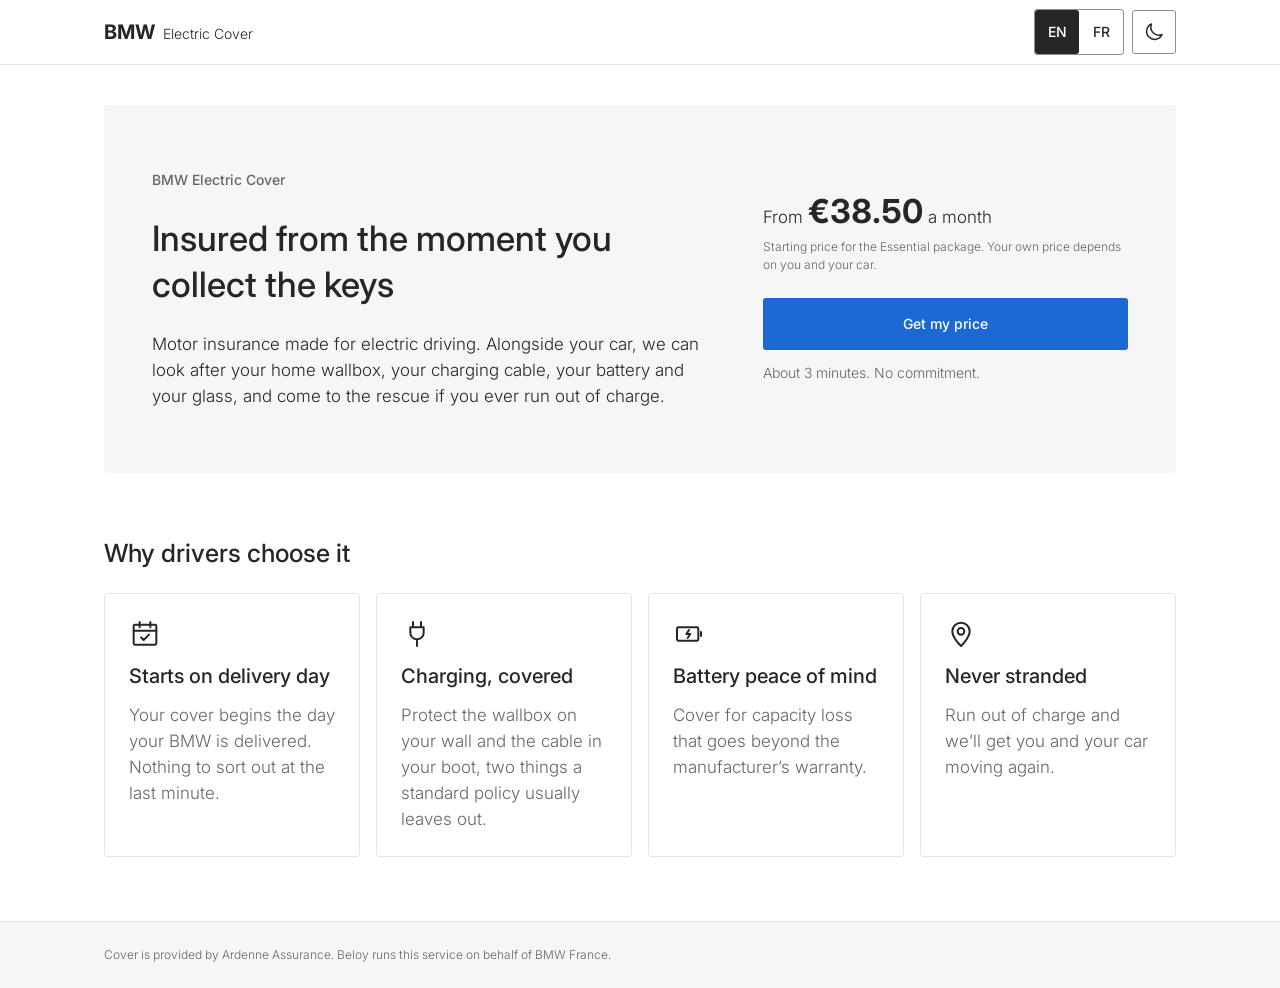
<file: index.html>
<!doctype html>
<html lang="en">
<head>
  <meta charset="utf-8">
  <meta name="viewport" content="width=device-width, initial-scale=1">
  <meta name="color-scheme" content="light dark">
  <!-- The <title> is set by js/router.js from the copy file, so it stays empty here. -->
  <title></title>

  <!-- Inter: free substitute for BMW Type Next (see notes/brand.md, "Typography"). -->
  <link rel="preconnect" href="https://fonts.googleapis.com">
  <link rel="preconnect" href="https://fonts.gstatic.com" crossorigin>
  <link rel="stylesheet" href="https://fonts.googleapis.com/css2?family=Inter:wght@300;400;500;700&display=swap">

  <link rel="stylesheet" href="css/tokens.css">
  <link rel="stylesheet" href="css/base.css">
  <link rel="stylesheet" href="css/components.css">

  <script type="module" src="js/main.js"></script>
</head>
<body>
  <!-- Every visible string is filled from i18n/<lang>.json through data-i18n. -->
  <a class="skip-link" href="#app" data-i18n="flow.common.skipLink"></a>

  <header class="site-header">
    <div class="container site-header__inner">
      <!-- Wordmark stand-in: text only, no roundel (brief, "The brand"). -->
      <a class="wordmark" href="#/">
        <span class="wordmark__brand" data-i18n="flow.common.brandName"></span>
        <span class="wordmark__product" data-i18n="flow.common.productName"></span>
      </a>

      <div class="site-header__controls">
        <div class="lang-switch" role="group" aria-labelledby="lang-switch-label">
          <span id="lang-switch-label" class="visually-hidden" data-i18n="flow.common.languageLabel"></span>
          <!-- Accessible name is "EN English" / "FR Français": it contains the visible text. -->
          <button type="button" class="lang-switch__option" data-lang="en" lang="en" aria-pressed="false">
            <span data-i18n="flow.common.languageEnShort"></span>
            <span class="visually-hidden" data-i18n="flow.common.languageEn"></span>
          </button>
          <button type="button" class="lang-switch__option" data-lang="fr" lang="fr" aria-pressed="false">
            <span data-i18n="flow.common.languageFrShort"></span>
            <span class="visually-hidden" data-i18n="flow.common.languageFr"></span>
          </button>
        </div>

        <!-- Shows the icon of the theme you will switch to; the label says it in words. -->
        <button type="button" class="icon-button theme-toggle" id="theme-toggle">
          <svg class="icon theme-toggle__moon" viewBox="0 0 24 24" aria-hidden="true" focusable="false">
            <path d="M20 14.5A8 8 0 0 1 9.5 4a8 8 0 1 0 10.5 10.5Z" fill="none" stroke="currentColor" stroke-width="1.5" stroke-linejoin="round"/>
          </svg>
          <svg class="icon theme-toggle__sun" viewBox="0 0 24 24" aria-hidden="true" focusable="false">
            <circle cx="12" cy="12" r="4" fill="none" stroke="currentColor" stroke-width="1.5"/>
            <path d="M12 2v2M12 20v2M2 12h2M20 12h2M4.9 4.9l1.4 1.4M17.7 17.7l1.4 1.4M4.9 19.1l1.4-1.4M17.7 6.3l1.4-1.4" stroke="currentColor" stroke-width="1.5" stroke-linecap="round"/>
          </svg>
          <span class="visually-hidden" id="theme-toggle-label"></span>
        </button>
      </div>
    </div>
  </header>

  <!-- Back button and "Step X of 5", filled by js/main.js. Starts hidden so the
       landing does not jump up once JS runs; main.js shows it on the flow steps. -->
  <div class="flow-bar" hidden>
    <div class="container flow-bar__inner">
      <div class="flow-bar__back" id="back-slot"></div>
      <div class="flow-bar__stepper" id="stepper-slot"></div>
    </div>
  </div>

  <!-- js/router.js renders one screen in here. tabindex="-1" lets the skip link focus it.
       Until the copy file and the first screen are loaded, a spinner (no text: the copy
       is not loaded yet) and aria-busy give the wait a defined state (house rule 7). -->
  <main id="app" class="container page" tabindex="-1" aria-busy="true">
    <div class="page-loader" aria-hidden="true"><span class="spinner spinner--large"></span></div>
  </main>

  <footer class="site-footer">
    <div class="container">
      <p class="site-footer__text" data-i18n="flow.common.insurerLine"></p>
    </div>
  </footer>
</body>
</html>
</file>
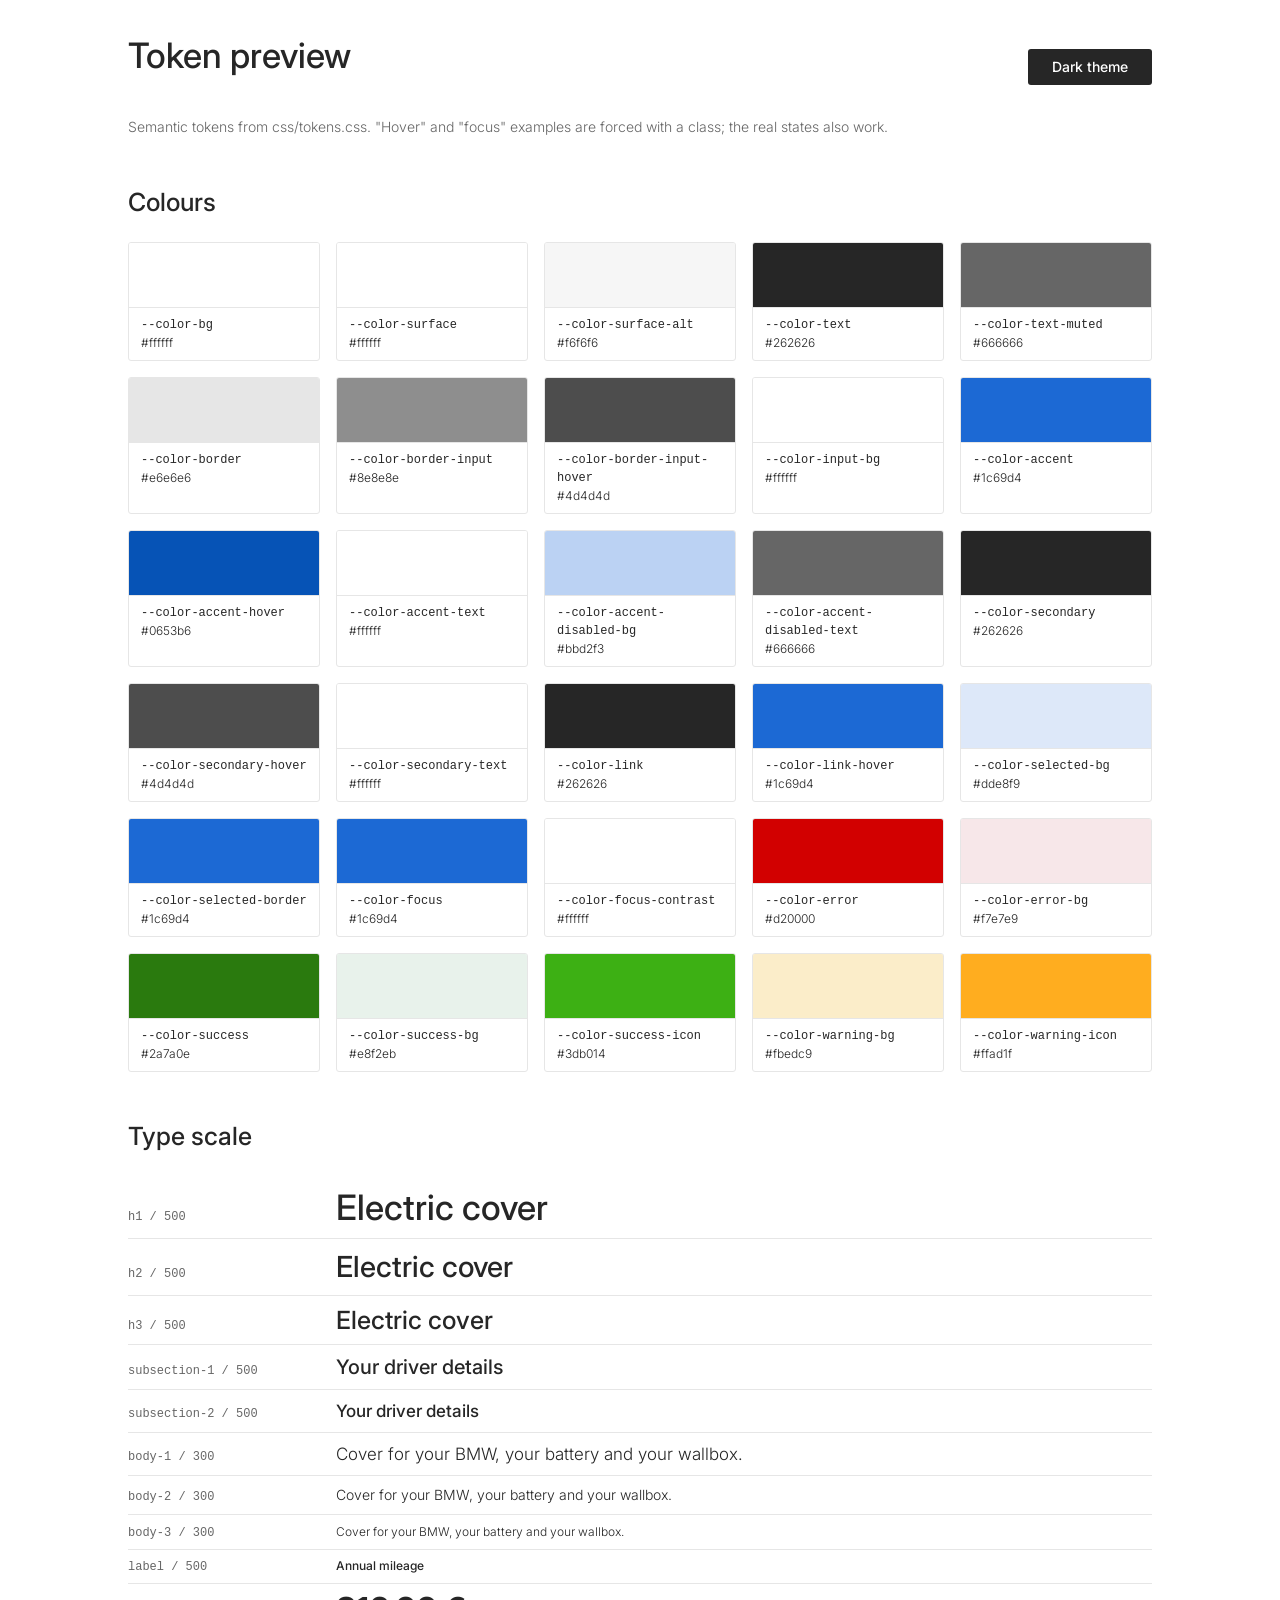
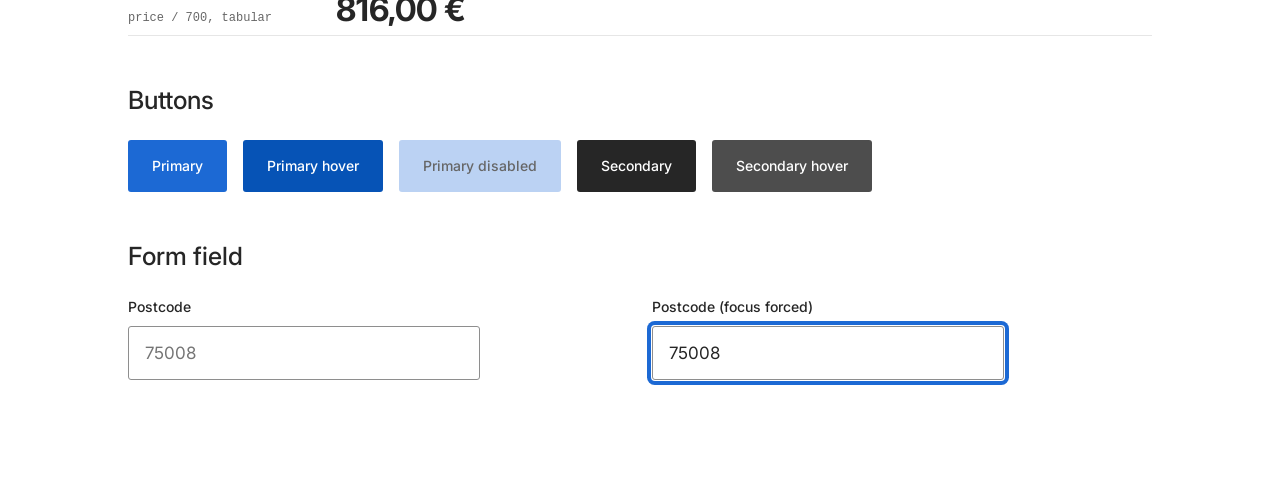
<file: dev/tokens.html>
<!doctype html>
<html lang="en">
<head>
  <meta charset="utf-8">
  <meta name="viewport" content="width=device-width, initial-scale=1">
  <title>Token preview</title>
  <!-- Dev-only page (not shipped): checks css/tokens.css by eye in both themes. -->
  <link rel="preconnect" href="https://fonts.googleapis.com">
  <link rel="preconnect" href="https://fonts.gstatic.com" crossorigin>
  <link rel="stylesheet" href="https://fonts.googleapis.com/css2?family=Inter:wght@300;400;500;700&display=swap">
  <link rel="stylesheet" href="../css/tokens.css">
  <style>
    /* Only var(--…) below: no colour value in this file. */
    body {
      margin: 0;
      padding: var(--space-8) var(--gutter);
      background: var(--color-bg);
      color: var(--color-text);
      font-family: var(--font-family);
      font-weight: var(--font-weight-body);
      font-size: var(--font-size-body-1);
      line-height: var(--line-height-body-1);
    }
    main { max-width: 64rem; margin: 0 auto; }
    section { margin-block: var(--space-12); }
    h1, h2 { font-weight: var(--font-weight-clickable); margin: 0 0 var(--space-6); }
    h1 { font-size: var(--font-size-h1); line-height: var(--line-height-h1); }
    h2 { font-size: var(--font-size-h3); line-height: var(--line-height-h3); }
    .header { display: flex; flex-wrap: wrap; gap: var(--space-4); justify-content: space-between; align-items: center; }
    .muted { color: var(--color-text-muted); font-size: var(--font-size-body-2); line-height: var(--line-height-body-2); }

    /* Colour swatches */
    .swatches { display: grid; grid-template-columns: repeat(auto-fill, minmax(11rem, 1fr)); gap: var(--space-4); padding: 0; list-style: none; }
    .swatch { border: var(--border-width) solid var(--color-border); border-radius: var(--radius); overflow: hidden; background: var(--color-surface); }
    .swatch-chip { height: var(--space-16); border-bottom: var(--border-width) solid var(--color-border); }
    .swatch-label { padding: var(--space-2) var(--space-3); font-size: var(--font-size-body-3); line-height: var(--line-height-body-3); }
    .swatch-label code { display: block; font-weight: var(--font-weight-clickable); }

    /* Type scale */
    .type-row { display: flex; flex-wrap: wrap; align-items: baseline; gap: var(--space-4); padding-block: var(--space-2); border-bottom: var(--border-width) solid var(--color-border); }
    .type-row code { min-width: 12rem; font-size: var(--font-size-label); line-height: var(--line-height-label); color: var(--color-text-muted); }
    .price { font-variant-numeric: tabular-nums; }

    /* Buttons */
    .row { display: flex; flex-wrap: wrap; gap: var(--space-4); align-items: center; }
    .btn {
      min-height: var(--button-height-large);
      padding: 0 var(--button-padding-x);
      border: 0;
      border-radius: var(--radius);
      font: inherit;
      font-size: var(--font-size-body-2);
      font-weight: var(--font-weight-clickable);
      cursor: pointer;
      transition: background-color var(--duration-fast);
    }
    .btn-small { min-height: var(--button-height-small); }
    .btn-primary { background: var(--color-accent); color: var(--color-accent-text); }
    .btn-primary:hover, .btn-primary.is-hover { background: var(--color-accent-hover); }
    .btn-primary:disabled { background: var(--color-accent-disabled-bg); color: var(--color-accent-disabled-text); cursor: not-allowed; }
    .btn-secondary { background: var(--color-secondary); color: var(--color-secondary-text); }
    .btn-secondary:hover, .btn-secondary.is-hover { background: var(--color-secondary-hover); }

    /* Focus: 4px ring + 1px contrast outline (BMW --focus-visible-outside) */
    .btn:focus-visible, .input:focus-visible, .input.is-focus {
      outline: none;
      box-shadow: 0 0 0 var(--focus-contrast-width) var(--color-focus-contrast),
                  0 0 0 calc(var(--focus-contrast-width) + var(--focus-ring-width)) var(--color-focus);
    }

    /* Form field */
    .field { display: grid; gap: var(--space-2); max-width: 22rem; }
    .field label { font-size: var(--font-size-body-2); line-height: var(--line-height-body-2); font-weight: var(--font-weight-clickable); }
    .input {
      min-height: var(--button-height-large);
      padding: 0 var(--space-4);
      border: var(--border-width) solid var(--color-border-input);
      border-radius: var(--radius);
      background: var(--color-input-bg);
      color: var(--color-text);
      font: inherit;
      font-weight: var(--font-weight-input);
    }
    .input:hover { border-color: var(--color-border-input-hover); }
    .fields { display: grid; grid-template-columns: repeat(auto-fit, minmax(16rem, 1fr)); gap: var(--space-6); }
  </style>
</head>
<body>
  <main>
    <div class="header">
      <h1>Token preview</h1>
      <button type="button" class="btn btn-secondary btn-small" id="theme-toggle">Dark theme</button>
    </div>
    <p class="muted">Semantic tokens from css/tokens.css. "Hover" and "focus" examples are forced with a class; the real states also work.</p>

    <section aria-labelledby="colours-title">
      <h2 id="colours-title">Colours</h2>
      <ul class="swatches" id="swatches"></ul>
    </section>

    <section aria-labelledby="type-title">
      <h2 id="type-title">Type scale</h2>
      <div class="type-row"><code>h1 / 500</code><span style="font: var(--font-weight-clickable) var(--font-size-h1)/var(--line-height-h1) var(--font-family)">Electric cover</span></div>
      <div class="type-row"><code>h2 / 500</code><span style="font: var(--font-weight-clickable) var(--font-size-h2)/var(--line-height-h2) var(--font-family)">Electric cover</span></div>
      <div class="type-row"><code>h3 / 500</code><span style="font: var(--font-weight-clickable) var(--font-size-h3)/var(--line-height-h3) var(--font-family)">Electric cover</span></div>
      <div class="type-row"><code>subsection-1 / 500</code><span style="font: var(--font-weight-clickable) var(--font-size-subsection-1)/var(--line-height-subsection-1) var(--font-family)">Your driver details</span></div>
      <div class="type-row"><code>subsection-2 / 500</code><span style="font: var(--font-weight-clickable) var(--font-size-subsection-2)/var(--line-height-subsection-2) var(--font-family)">Your driver details</span></div>
      <div class="type-row"><code>body-1 / 300</code><span style="font: var(--font-weight-body) var(--font-size-body-1)/var(--line-height-body-1) var(--font-family)">Cover for your BMW, your battery and your wallbox.</span></div>
      <div class="type-row"><code>body-2 / 300</code><span style="font: var(--font-weight-body) var(--font-size-body-2)/var(--line-height-body-2) var(--font-family)">Cover for your BMW, your battery and your wallbox.</span></div>
      <div class="type-row"><code>body-3 / 300</code><span style="font: var(--font-weight-body) var(--font-size-body-3)/var(--line-height-body-3) var(--font-family)">Cover for your BMW, your battery and your wallbox.</span></div>
      <div class="type-row"><code>label / 500</code><span style="font: var(--font-weight-clickable) var(--font-size-label)/var(--line-height-label) var(--font-family)">Annual mileage</span></div>
      <div class="type-row"><code>price / 700, tabular</code><span class="price" style="font: var(--font-weight-price) var(--font-size-price)/var(--line-height-price) var(--font-family)">816,00 €</span></div>
    </section>

    <section aria-labelledby="buttons-title">
      <h2 id="buttons-title">Buttons</h2>
      <div class="row">
        <button type="button" class="btn btn-primary">Primary</button>
        <button type="button" class="btn btn-primary is-hover">Primary hover</button>
        <button type="button" class="btn btn-primary" disabled>Primary disabled</button>
        <button type="button" class="btn btn-secondary">Secondary</button>
        <button type="button" class="btn btn-secondary is-hover">Secondary hover</button>
      </div>
    </section>

    <section aria-labelledby="field-title">
      <h2 id="field-title">Form field</h2>
      <div class="fields">
        <div class="field">
          <label for="postcode">Postcode</label>
          <input class="input" id="postcode" type="text" inputmode="numeric" placeholder="75008">
        </div>
        <div class="field">
          <label for="postcode-focus">Postcode (focus forced)</label>
          <input class="input is-focus" id="postcode-focus" type="text" inputmode="numeric" value="75008">
        </div>
      </div>
    </section>
  </main>

  <script>
    // Every semantic colour token, shown as a swatch with its current value.
    const colourTokens = [
      '--color-bg', '--color-surface', '--color-surface-alt',
      '--color-text', '--color-text-muted',
      '--color-border', '--color-border-input', '--color-border-input-hover', '--color-input-bg',
      '--color-accent', '--color-accent-hover', '--color-accent-text',
      '--color-accent-disabled-bg', '--color-accent-disabled-text',
      '--color-secondary', '--color-secondary-hover', '--color-secondary-text',
      '--color-link', '--color-link-hover',
      '--color-selected-bg', '--color-selected-border',
      '--color-focus', '--color-focus-contrast',
      '--color-error', '--color-error-bg',
      '--color-success', '--color-success-bg', '--color-success-icon',
      '--color-warning-bg', '--color-warning-icon'
    ];

    const list = document.getElementById('swatches');
    for (const token of colourTokens) {
      const item = document.createElement('li');
      item.className = 'swatch';
      item.innerHTML = `<div class="swatch-chip" style="background: var(${token})"></div>
        <div class="swatch-label"><code>${token}</code><span class="value"></span></div>`;
      list.append(item);
    }

    // Write the resolved value under each swatch (changes with the theme).
    function showValues() {
      const styles = getComputedStyle(document.documentElement);
      list.querySelectorAll('.swatch').forEach((item, i) => {
        item.querySelector('.value').textContent = styles.getPropertyValue(colourTokens[i]).trim();
      });
    }

    // Theme toggle: starts from the OS preference, then forces data-theme on <html>.
    const toggle = document.getElementById('theme-toggle');
    let isDark = matchMedia('(prefers-color-scheme: dark)').matches;

    function applyTheme() {
      document.documentElement.dataset.theme = isDark ? 'dark' : 'light';
      toggle.textContent = isDark ? 'Light theme' : 'Dark theme';
      showValues();
    }

    toggle.addEventListener('click', () => { isDark = !isDark; applyTheme(); });
    applyTheme();
  </script>
</body>
</html>
</file>
<file: css/tokens.css>
/*
 * Design tokens: the only file allowed to contain colours and sizes.
 * Source: notes/brand.md (values extracted from bmw.fr), AA fixes in notes/decisions.md.
 * Components use the semantic tokens (section 2) only, never the primitives (section 1).
 */

/* 1. Primitives: raw BMW values and scales, never used directly by components. */
:root {
  /* BMW greys (bmw-variables.css) */
  --bmw-white: #ffffff;
  --bmw-black: #000000;
  --bmw-grey-950: #262626; /* --heading, --copy-text */
  --bmw-grey-800: #4d4d4d; /* --nba-hover, --input-border-color-hover */
  --bmw-grey-600: #666666; /* --disclaimer */
  --bmw-grey-500: #8e8e8e; /* --input-border-color */
  --bmw-grey-300: #bbbbbb; /* --nba-disabled, dark --link-hover */
  --bmw-grey-150: #e6e6e6; /* --border */
  --bmw-grey-100: #f2f2f2; /* --neutral-background */
  --bmw-grey-50: #f6f6f6;  /* --surface-background-secondary */

  /* BMW blues */
  --bmw-blue-500: #1c69d4; /* --cta */
  --bmw-blue-600: #0653b6; /* --cta-hover */
  --bmw-blue-200: #bbd2f3; /* --cta-disabled */
  --bmw-blue-100: #dde8f9; /* --information-background */

  /* BMW status colours */
  --bmw-red-600: #d20000;    /* --error */
  --bmw-red-50: #f7e7e9;     /* --error-background */
  --bmw-green-500: #3db014;  /* --success */
  --bmw-green-50: #e8f2eb;   /* --success-background */
  --bmw-orange-400: #ffad1f; /* --warning */
  --bmw-orange-50: #fbedc9;  /* --warning-background */

  /* AA adjustments (brand.md, AA section) */
  --aa-green-700: #2a7a0e; /* success text on light, 5.4:1 on white */
  --aa-blue-300: #6ea0ec;  /* dark focus ring, 5.7:1 on #262626 */
  --aa-red-300: #ff6b6b;   /* dark error, 5.5:1 on #262626 */

  /* Invented dark-theme values (not on bmw.fr, see decisions.md) */
  --dark-grey-975: #1a1a1a;  /* surface-alt */
  --dark-blue-900: #0f2a4d;  /* selected background */
  --dark-red-900: #3a1414;   /* error background */
  --dark-green-900: #14301a; /* success background */
  --dark-orange-900: #3d2e0a; /* warning background */

  /* Spacing scale, multiples of 4px */
  --size-1: 0.25rem;  /* 4px */
  --size-2: 0.5rem;   /* 8px */
  --size-3: 0.75rem;  /* 12px */
  --size-4: 1rem;     /* 16px */
  --size-5: 1.25rem;  /* 20px */
  --size-6: 1.5rem;   /* 24px */
  --size-8: 2rem;     /* 32px */
  --size-10: 2.5rem;  /* 40px */
  --size-11: 2.75rem; /* 44px, minimum touch target */
  --size-12: 3rem;    /* 48px */
  --size-16: 4rem;    /* 64px */

  /* Layout widths */
  --width-160: 10rem;  /* narrowest radio card in a row */
  --width-640: 40rem;  /* readable form column */
  --width-1120: 70rem; /* page container */

  /* Shapes */
  --radius-3: 3px;
  --height-36: 2.25rem; /* --button-small-height */
  --height-52: 3.25rem; /* --button-large-height */
  --line-1: 1px;
  --line-2: 2px;
  --line-4: 0.25rem;

  /* Font weights */
  --weight-300: 300;
  --weight-400: 400;
  --weight-500: 500;
  --weight-700: 700;

  /* Type scale: clamp(mobile, fluid, desktop), fluid between 400px and 1280px viewports */
  --fs-headline-1: clamp(2.0625rem, 2.0057rem + 0.2273vw, 2.1875rem); /* 33 → 35px */
  --fs-headline-2: clamp(1.75rem, 1.7216rem + 0.1136vw, 1.8125rem);   /* 28 → 29px */
  --fs-headline-3: clamp(1.4375rem, 1.3807rem + 0.2273vw, 1.5625rem); /* 23 → 25px */
  --fs-subsection-1: clamp(1.1875rem, 1.1591rem + 0.1136vw, 1.25rem); /* 19 → 20px */
  --fs-subsection-2: 1.0625rem; /* 17px, desktop not measured */
  --fs-body-1: clamp(1rem, 0.9716rem + 0.1136vw, 1.0625rem);          /* 16 → 17px */
  --fs-body-2: 0.875rem;  /* 14px */
  --fs-body-3: 0.75rem;   /* 12px */
  --fs-label-1: 0.75rem;  /* 12px */
  --fs-price: 2.0625rem;  /* 33px, --stage-price-tag-price */

  /* Line heights (BMW mobile values) */
  --lh-headline-1: 2.875rem;   /* 46px */
  --lh-headline-2: 2.5rem;     /* 40px */
  --lh-headline-3: 2rem;       /* 32px */
  --lh-subsection-1: 1.75rem;  /* 28px */
  --lh-subsection-2: 1.625rem; /* 26px */
  --lh-body-1: 1.625rem;       /* 26px */
  --lh-body-2: 1.375rem;       /* 22px */
  --lh-body-3: 1.125rem;       /* 18px */
  --lh-label-1: 1rem;          /* 16px */
  --lh-price: 2.1875rem;       /* 35px */

  /* Animation durations */
  --ms-150: 150ms;
  --ms-250: 250ms;
  --ms-800: 800ms;
}

/* 2. Semantic tokens: the only tokens components may use (light theme values). */
:root {
  color-scheme: light;

  /* Surfaces */
  --color-bg: var(--bmw-white);
  --color-surface: var(--bmw-white);
  --color-surface-alt: var(--bmw-grey-50);

  /* Text */
  --color-text: var(--bmw-grey-950);
  --color-text-muted: var(--bmw-grey-600);

  /* Borders and inputs */
  --color-border: var(--bmw-grey-150);
  --color-border-input: var(--bmw-grey-500);
  --color-border-input-hover: var(--bmw-grey-800);
  --color-input-bg: var(--bmw-white);

  /* Primary action (blue) */
  --color-accent: var(--bmw-blue-500);
  --color-accent-hover: var(--bmw-blue-600);
  --color-accent-text: var(--bmw-white);
  --color-accent-disabled-bg: var(--bmw-blue-200);
  --color-accent-disabled-text: var(--bmw-grey-600); /* AA fix 3 */

  /* Secondary action (BMW "nba", black) */
  --color-secondary: var(--bmw-grey-950);
  --color-secondary-hover: var(--bmw-grey-800);
  --color-secondary-text: var(--bmw-white);

  /* Links */
  --color-link: var(--bmw-grey-950);
  --color-link-hover: var(--bmw-blue-500);

  /* Selection (chosen package, ticked add-on) */
  --color-selected-bg: var(--bmw-blue-100);
  --color-selected-border: var(--bmw-blue-500);

  /* Keyboard focus: 4px ring + 1px contrast outline */
  --color-focus: var(--bmw-blue-500);
  --color-focus-contrast: var(--bmw-white);

  /* Status */
  --color-error: var(--bmw-red-600);
  --color-error-bg: var(--bmw-red-50);
  --color-success: var(--aa-green-700); /* AA fix 1 */
  --color-success-bg: var(--bmw-green-50);
  --color-success-icon: var(--bmw-green-500);
  --color-warning-bg: var(--bmw-orange-50); /* AA fix 2: warning is never text */
  --color-warning-icon: var(--bmw-orange-400);

  /* No colour at all (spinner gap, ghost button background). Same in both themes. */
  --color-transparent: transparent;

  /* Typography */
  --font-family: "Inter", system-ui, -apple-system, "Segoe UI", Roboto, Arial, sans-serif;
  --font-weight-body: var(--weight-300);
  --font-weight-heading: var(--weight-500);
  /* Payment reference: system monospace, every digit the same width (no extra download). */
  --font-family-mono: ui-monospace, "SF Mono", Menlo, Consolas, "Liberation Mono", monospace;
  --font-size-reference: var(--fs-headline-2);
  --line-height-reference: var(--lh-headline-2);
  --font-weight-input: var(--weight-400);
  --font-weight-clickable: var(--weight-500);
  --font-weight-price: var(--weight-700);

  --font-size-h1: var(--fs-headline-1);
  --font-size-h2: var(--fs-headline-2);
  --font-size-h3: var(--fs-headline-3);
  --font-size-subsection-1: var(--fs-subsection-1);
  --font-size-subsection-2: var(--fs-subsection-2);
  --font-size-body-1: var(--fs-body-1);
  --font-size-body-2: var(--fs-body-2);
  --font-size-body-3: var(--fs-body-3);
  --font-size-label: var(--fs-label-1);
  --font-size-price: var(--fs-price);

  --line-height-h1: var(--lh-headline-1);
  --line-height-h2: var(--lh-headline-2);
  --line-height-h3: var(--lh-headline-3);
  --line-height-subsection-1: var(--lh-subsection-1);
  --line-height-subsection-2: var(--lh-subsection-2);
  --line-height-body-1: var(--lh-body-1);
  --line-height-body-2: var(--lh-body-2);
  --line-height-body-3: var(--lh-body-3);
  --line-height-label: var(--lh-label-1);
  --line-height-price: var(--lh-price);

  /* Spacing */
  --space-1: var(--size-1);
  --space-2: var(--size-2);
  --space-3: var(--size-3);
  --space-4: var(--size-4);
  --space-5: var(--size-5);
  --space-6: var(--size-6);
  --space-8: var(--size-8);
  --space-10: var(--size-10);
  --space-12: var(--size-12);
  --space-16: var(--size-16);
  --gutter: var(--size-6); /* BMW grid side margin, 24px */

  /* Shapes */
  --radius: var(--radius-3);
  --button-height-small: var(--height-36);
  --button-height-large: var(--height-52);
  --button-padding-x: var(--size-6); /* assumption, see brand.md */
  --border-width: var(--line-1);
  --border-width-strong: var(--line-2);
  --focus-ring-width: var(--line-4);
  --focus-contrast-width: var(--line-1);
  --target-size: var(--size-11);     /* every control is at least 44 x 44px */
  --icon-size: var(--size-6);
  --icon-size-small: var(--size-4);
  --icon-size-large: var(--size-8);
  --spinner-size: var(--size-4);
  --spinner-width: var(--line-2);
  --stepper-height: var(--line-4);
  --header-height: var(--size-16);
  --error-accent-width: var(--line-4);

  /* Layout */
  --content-width: var(--width-640);
  --choice-min-width: var(--width-160);
  --page-width: var(--width-1120);

  /* Motion */
  --duration-fast: var(--ms-150);
  --duration-base: var(--ms-250);
  --duration-spin: var(--ms-800);
}

/* 3. Dark theme: redefines semantic colours only (brand.md "Dark theme" table + AA fixes 4 and 5). */
/* 3a. Explicit choice via the toggle. Keep in sync with 3b. */
:root[data-theme="dark"] {
  color-scheme: dark;
  --color-bg: var(--bmw-black);
  --color-surface: var(--bmw-grey-950);
  --color-surface-alt: var(--dark-grey-975);
  --color-text: var(--bmw-white);
  --color-text-muted: var(--bmw-grey-300);
  --color-border: var(--bmw-grey-800);
  --color-border-input: var(--bmw-grey-500);
  --color-border-input-hover: var(--bmw-grey-300);
  --color-input-bg: var(--bmw-grey-950);
  --color-accent: var(--bmw-blue-500);
  --color-accent-hover: var(--bmw-blue-600);
  --color-accent-text: var(--bmw-white);
  --color-accent-disabled-bg: var(--bmw-grey-800);
  --color-accent-disabled-text: var(--bmw-grey-300);
  --color-secondary: var(--bmw-white);
  --color-secondary-hover: var(--bmw-grey-300);
  --color-secondary-text: var(--bmw-grey-950);
  --color-link: var(--bmw-white);
  --color-link-hover: var(--bmw-grey-300);
  --color-selected-bg: var(--dark-blue-900);
  --color-selected-border: var(--aa-blue-300);
  --color-focus: var(--aa-blue-300); /* AA fix 4 */
  --color-focus-contrast: var(--bmw-white);
  --color-error: var(--aa-red-300); /* AA fix 5 */
  --color-error-bg: var(--dark-red-900);
  --color-success: var(--bmw-green-500);
  --color-success-bg: var(--dark-green-900);
  --color-success-icon: var(--bmw-green-500);
  --color-warning-bg: var(--dark-orange-900);
  --color-warning-icon: var(--bmw-orange-400);
}

/* 3b. OS preference, unless the user forced light. Same values as 3a. */
@media (prefers-color-scheme: dark) {
  :root:not([data-theme="light"]) {
    color-scheme: dark;
    --color-bg: var(--bmw-black);
    --color-surface: var(--bmw-grey-950);
    --color-surface-alt: var(--dark-grey-975);
    --color-text: var(--bmw-white);
    --color-text-muted: var(--bmw-grey-300);
    --color-border: var(--bmw-grey-800);
    --color-border-input: var(--bmw-grey-500);
    --color-border-input-hover: var(--bmw-grey-300);
    --color-input-bg: var(--bmw-grey-950);
    --color-accent: var(--bmw-blue-500);
    --color-accent-hover: var(--bmw-blue-600);
    --color-accent-text: var(--bmw-white);
    --color-accent-disabled-bg: var(--bmw-grey-800);
    --color-accent-disabled-text: var(--bmw-grey-300);
    --color-secondary: var(--bmw-white);
    --color-secondary-hover: var(--bmw-grey-300);
    --color-secondary-text: var(--bmw-grey-950);
    --color-link: var(--bmw-white);
    --color-link-hover: var(--bmw-grey-300);
    --color-selected-bg: var(--dark-blue-900);
    --color-selected-border: var(--aa-blue-300);
    --color-focus: var(--aa-blue-300);
    --color-focus-contrast: var(--bmw-white);
    --color-error: var(--aa-red-300);
    --color-error-bg: var(--dark-red-900);
    --color-success: var(--bmw-green-500);
    --color-success-bg: var(--dark-green-900);
    --color-success-icon: var(--bmw-green-500);
    --color-warning-bg: var(--dark-orange-900);
    --color-warning-icon: var(--bmw-orange-400);
  }
}

/* 4. Reduced motion: no animation for users who ask for it. */
@media (prefers-reduced-motion: reduce) {
  :root {
    --duration-fast: 0ms;
    --duration-base: 0ms;
    --duration-spin: 0ms; /* the spinner shows as a still ring */
  }
}
</file>
<file: css/base.css>
/*
 * Base: reset, typography, page layout and accessibility helpers.
 * Only semantic tokens from tokens.css. Mobile first: the default rules are for phones,
 * the min-width media queries add space on larger screens.
 * Breakpoints are written in em because custom properties cannot be used inside @media.
 */

/* Reset */
*,
*::before,
*::after {
  box-sizing: border-box;
}

html {
  -webkit-text-size-adjust: 100%;
  text-size-adjust: 100%;
}

body {
  margin: 0;
  min-height: 100vh;
  min-height: 100dvh;
  display: flex;
  flex-direction: column;
  background: var(--color-bg);
  color: var(--color-text);
  font-family: var(--font-family);
  font-weight: var(--font-weight-body);
  font-size: var(--font-size-body-1);
  line-height: var(--line-height-body-1);
}

h1,
h2,
h3,
p,
ul,
ol,
fieldset {
  margin: 0;
}

img,
svg {
  display: block;
  max-width: 100%;
}

button,
input,
select,
textarea {
  font: inherit;
  color: inherit;
}

/* The hidden attribute always wins over display rules set in components. */
[hidden] {
  display: none !important;
}

/* Typography (BMW scale, see notes/brand.md) */
h1 {
  font-size: var(--font-size-h1);
  line-height: var(--line-height-h1);
  font-weight: var(--font-weight-heading);
}

h2 {
  font-size: var(--font-size-h3);
  line-height: var(--line-height-h3);
  font-weight: var(--font-weight-heading);
}

h3 {
  font-size: var(--font-size-subsection-1);
  line-height: var(--line-height-subsection-1);
  font-weight: var(--font-weight-heading);
}

a {
  color: var(--color-link);
  font-weight: var(--font-weight-clickable);
  text-underline-offset: var(--space-1);
}

a:hover {
  color: var(--color-link-hover);
}

/* Prices and references keep their digits aligned. */
.tabular {
  font-variant-numeric: tabular-nums;
}

/* Values the customer copies down (policy number, payment reference). */
.mono {
  font-family: var(--font-family-mono);
  font-variant-numeric: tabular-nums;
  font-weight: var(--font-weight-clickable);
}

.text-muted {
  color: var(--color-text-muted);
}

/* Keyboard focus: BMW ring, 4px colour + 1px contrast outline (house rule 4). */
:focus-visible {
  outline: var(--focus-ring-width) solid var(--color-focus);
  outline-offset: var(--focus-contrast-width);
  box-shadow: 0 0 0 var(--focus-contrast-width) var(--color-focus-contrast);
}

/* Elements we focus from script (screen h1, main) are not controls: no ring. */
[tabindex="-1"]:focus {
  outline: none;
  box-shadow: none;
}

/* Read by screen readers, not shown. */
.visually-hidden {
  position: absolute;
  width: 1px;
  height: 1px;
  margin: -1px;
  padding: 0;
  overflow: hidden;
  clip-path: inset(50%);
  white-space: nowrap;
  border: 0;
}

/* Skip link: off screen until it receives keyboard focus. */
.skip-link {
  position: absolute;
  top: var(--space-2);
  left: var(--space-2);
  z-index: 10;
  padding: var(--space-3) var(--space-4);
  background: var(--color-secondary);
  color: var(--color-secondary-text);
  border-radius: var(--radius);
  font-size: var(--font-size-body-2);
  transform: translateY(-200%);
}

.skip-link:focus {
  transform: none;
}

.skip-link:hover {
  color: var(--color-secondary-text);
}

/* Layout */
.container {
  width: 100%;
  max-width: var(--page-width);
  margin-inline: auto;
  padding-inline: var(--gutter);
}

/* Header: wordmark on the left, language and theme switches on the right. */
.site-header {
  background: var(--color-surface);
  border-bottom: var(--border-width) solid var(--color-border);
}

/* One line at every width: on a narrow phone the wordmark wraps inside itself
   ("BMW" over the product name) instead of pushing the switches to a second line. */
.site-header__inner {
  min-height: var(--header-height);
  display: flex;
  flex-wrap: nowrap;
  align-items: center;
  justify-content: space-between;
  gap: var(--space-2) var(--space-4);
  padding-block: var(--space-2);
}

.site-header__controls {
  flex-shrink: 0;
  display: flex;
  align-items: center;
  gap: var(--space-2);
}

/* Wordmark stand-in: "BMW" bold + product name light. No circle, no roundel. */
.wordmark {
  display: inline-flex;
  flex-wrap: wrap;
  align-items: baseline;
  column-gap: var(--space-2);
  min-height: var(--target-size);
  align-content: center;
  color: var(--color-text);
  text-decoration: none;
}

.wordmark:hover {
  color: var(--color-text);
}

.wordmark__brand {
  font-size: var(--font-size-subsection-1);
  line-height: var(--line-height-subsection-1);
  font-weight: var(--font-weight-price);
}

.wordmark__product {
  font-size: var(--font-size-body-2);
  line-height: var(--line-height-body-2);
  font-weight: var(--font-weight-body);
}

/* Flow bar: Back on the left, stepper on the right. */
.flow-bar__inner {
  display: flex;
  align-items: center;
  justify-content: space-between;
  gap: var(--space-4);
  padding-block: var(--space-3);
}

.flow-bar__stepper {
  flex: 1;
  max-width: var(--content-width);
}

/* Screen area: grows so the footer stays at the bottom on short screens. */
.page {
  flex: 1;
  padding-block: var(--space-6) var(--space-12);
}

/* Form screens (vehicle, driver, review): title, lead, then one readable column. */
.screen {
  display: grid;
  gap: var(--space-8);
  max-width: var(--content-width);
}

/* Cover screen: three cards side by side need the full page width. */
.screen--wide {
  max-width: none;
}

.screen--wide > .screen__header {
  max-width: var(--content-width);
}

.screen__header {
  display: grid;
  gap: var(--space-3);
}

.screen__lead {
  color: var(--color-text-muted);
}

.form {
  display: grid;
  gap: var(--space-6);
}

.form-actions {
  display: grid;
  gap: var(--space-4);
  padding-top: var(--space-2);
}

.form-actions__note {
  font-size: var(--font-size-body-2);
  line-height: var(--line-height-body-2);
  color: var(--color-text-muted);
}

/* Review form: titled sections with more space between them. */
.form--sections {
  gap: var(--space-10);
}

.form-section {
  display: grid;
  gap: var(--space-5);
}

.form-section__lead {
  color: var(--color-text-muted);
}

/* Footer */
.site-footer {
  border-top: var(--border-width) solid var(--color-border);
  background: var(--color-surface-alt);
  padding-block: var(--space-6);
}

.site-footer__text {
  font-size: var(--font-size-body-3);
  line-height: var(--line-height-body-3);
  color: var(--color-text-muted);
}

/* Tablet and up: more breathing room. */
@media (min-width: 48em) {
  .page {
    padding-block: var(--space-10) var(--space-16);
  }

  .flow-bar__inner {
    padding-block: var(--space-4);
  }
}
</file>
<file: css/components.css>
/*
 * Components: buttons, header switches, form fields, stepper, error panel.
 * One block per component, in the same order as js/components/.
 * Only semantic tokens from tokens.css.
 */

/* ------------------------------------------------------------------------ */
/* Icons (inline SVG, drawn with currentColor so they follow the text colour) */
/* ------------------------------------------------------------------------ */

.icon {
  width: var(--icon-size);
  height: var(--icon-size);
  flex-shrink: 0;
}

.icon--small {
  width: var(--icon-size-small);
  height: var(--icon-size-small);
}

/* ------------------------------------------------------------------------ */
/* Button (js/components/button.js)                                          */
/* ------------------------------------------------------------------------ */

.button {
  position: relative;
  display: inline-flex;
  align-items: center;
  justify-content: center;
  gap: var(--space-2);
  min-height: var(--button-height-large);
  padding: 0 var(--button-padding-x);
  border: var(--border-width) solid var(--color-transparent);
  border-radius: var(--radius);
  font-size: var(--font-size-body-2);
  line-height: var(--line-height-body-2);
  font-weight: var(--font-weight-clickable);
  text-align: center;
  cursor: pointer;
  transition: background-color var(--duration-fast), color var(--duration-fast);
}

/* Full width on phones, natural width from tablet up. */
.button--block {
  width: 100%;
}

@media (min-width: 48em) {
  .button--block {
    width: auto;
  }
}

.button--primary {
  background: var(--color-accent);
  color: var(--color-accent-text);
}

.button--primary:hover {
  background: var(--color-accent-hover);
}

.button--secondary {
  background: var(--color-secondary);
  color: var(--color-secondary-text);
}

.button--secondary:hover {
  background: var(--color-secondary-hover);
}

/* Outline: bordered, transparent (Copy buttons next to a value). */
.button--outline {
  border-color: var(--color-secondary);
  background: var(--color-transparent);
  color: var(--color-text);
}

.button--outline:hover {
  background: var(--color-surface-alt);
}

/* Small: compact, but still a 44px touch target. */
.button--small {
  min-height: var(--target-size);
  padding: 0 var(--space-4);
}

/* Ghost: text + icon, no box (used for Back). Negative margin lines the text up with the content. */
.button--ghost {
  min-height: var(--target-size);
  padding: 0 var(--space-2);
  margin-inline-start: calc(-1 * var(--space-2));
  background: var(--color-transparent);
  color: var(--color-link);
}

.button--ghost:hover {
  color: var(--color-link-hover);
}

/* Disabled (aria-disabled keeps it focusable). Not applied while loading. */
.button[aria-disabled="true"]:not(.is-loading) {
  cursor: not-allowed;
}

.button--primary[aria-disabled="true"]:not(.is-loading),
.button--secondary[aria-disabled="true"]:not(.is-loading) {
  background: var(--color-accent-disabled-bg);
  color: var(--color-accent-disabled-text);
}

.button--ghost[aria-disabled="true"]:not(.is-loading) {
  color: var(--color-text-muted);
}

/* Loading: same colours and height, a spinner before the loading label. */
.button.is-loading {
  cursor: progress;
}

/* Spinner: a ring with one side missing, turning. Used in buttons and the page loader. */
.spinner {
  display: inline-block;
  flex-shrink: 0;
  width: var(--spinner-size);
  height: var(--spinner-size);
  border: var(--spinner-width) solid currentColor;
  border-right-color: var(--color-transparent);
  border-radius: 50%;
  animation: spin var(--duration-spin) linear infinite;
}

.spinner--large {
  width: var(--icon-size-large);
  height: var(--icon-size-large);
}

/* In a button, only while loading. */
.button__spinner {
  display: none;
}

.button.is-loading .button__spinner {
  display: inline-block;
}

/* Shown in <main> until the first screen is rendered (index.html). */
.page-loader {
  display: flex;
  justify-content: center;
  padding-block: var(--space-16);
  color: var(--color-text-muted);
}

/* The icon makes way for the spinner, so the width barely changes. */
.button.is-loading .icon {
  display: none;
}

@keyframes spin {
  to {
    transform: rotate(1turn);
  }
}

/* ------------------------------------------------------------------------ */
/* Header switches (markup in index.html, behaviour in js/main.js)           */
/* ------------------------------------------------------------------------ */

/* EN / FR: two joined buttons, the active one filled. */
.lang-switch {
  display: inline-flex;
  border: var(--border-width) solid var(--color-border-input);
  border-radius: var(--radius);
}

.lang-switch__option {
  min-width: var(--target-size);
  min-height: var(--target-size);
  padding: 0 var(--space-2);
  border: 0;
  border-radius: var(--radius);
  background: var(--color-transparent);
  color: var(--color-text);
  font-size: var(--font-size-body-2);
  font-weight: var(--font-weight-clickable);
  cursor: pointer;
}

.lang-switch__option:hover {
  background: var(--color-surface-alt);
}

.lang-switch__option[aria-pressed="true"] {
  background: var(--color-secondary);
  color: var(--color-secondary-text);
}

/* Square icon-only button (theme toggle). */
.icon-button {
  display: inline-flex;
  align-items: center;
  justify-content: center;
  width: var(--target-size);
  height: var(--target-size);
  padding: 0;
  border: var(--border-width) solid var(--color-border-input);
  border-radius: var(--radius);
  background: var(--color-transparent);
  color: var(--color-text);
  cursor: pointer;
}

.icon-button:hover {
  background: var(--color-surface-alt);
}

/* js/main.js always sets data-theme on <html>, so these two rules are enough. */
:root[data-theme="dark"] .theme-toggle__moon,
:root:not([data-theme="dark"]) .theme-toggle__sun {
  display: none;
}

/* ------------------------------------------------------------------------ */
/* Field (js/components/field.js): text, date, number, select, radio group   */
/* ------------------------------------------------------------------------ */

.field {
  display: flex;
  flex-direction: column;
  gap: var(--space-2);
  min-width: 0;
  padding: 0;
  border: 0;
}

.field__label {
  font-size: var(--font-size-body-2);
  line-height: var(--line-height-body-2);
  font-weight: var(--font-weight-clickable);
}

/* A <legend> does not follow flex gap; the padding gives the same spacing. */
legend.field__label {
  padding: 0 0 var(--space-2);
}

.field__optional {
  font-weight: var(--font-weight-body);
  color: var(--color-text-muted);
}

.field__hint {
  font-size: var(--font-size-body-2);
  line-height: var(--line-height-body-2);
  color: var(--color-text-muted);
}

.field__input {
  width: 100%;
  min-height: var(--button-height-large);
  padding: 0 var(--space-4);
  border: var(--border-width) solid var(--color-border-input);
  border-radius: var(--radius);
  background: var(--color-input-bg);
  color: var(--color-text);
  /* 16px or more stops iOS from zooming into the field. */
  font-size: var(--font-size-body-1);
  font-weight: var(--font-weight-input);
}

.field__input:hover {
  border-color: var(--color-border-input-hover);
}

/* iOS Safari centres the value of a date field; keep it aligned like the other fields. */
.field__input::-webkit-date-and-time-value {
  text-align: start;
}

/* Error: thicker red edge drawn with a shadow, so the field does not grow. */
.field__input[aria-invalid="true"] {
  border-color: var(--color-error);
  box-shadow: inset 0 0 0 var(--border-width) var(--color-error);
}

.field__input[aria-invalid="true"]:focus-visible {
  box-shadow: 0 0 0 var(--focus-contrast-width) var(--color-focus-contrast);
}

/* Unit inside the field, on the right ("km"). */
.field__input-wrap {
  position: relative;
}

.field__input-wrap .field__input {
  padding-inline-end: var(--space-12);
}

.field__suffix {
  position: absolute;
  top: 50%;
  right: var(--space-4);
  transform: translateY(-50%);
  color: var(--color-text-muted);
  pointer-events: none;
}

/* Select: native control, our own chevron drawn with borders. */
.field__select-wrap {
  position: relative;
}

.field__select-wrap .field__input {
  appearance: none;
  padding-inline-end: var(--space-12);
  cursor: pointer;
}

.field__select-wrap::after {
  content: "";
  position: absolute;
  top: 50%;
  right: var(--space-5);
  width: var(--space-2);
  height: var(--space-2);
  border-right: var(--border-width-strong) solid currentColor;
  border-bottom: var(--border-width-strong) solid currentColor;
  transform: translateY(-75%) rotate(45deg);
  pointer-events: none;
}

/* Radio group: each option is a full-width tappable card. */
.field__options {
  display: grid;
  gap: var(--space-2);
}

.choice {
  display: flex;
  align-items: center;
  gap: var(--space-3);
  min-height: var(--button-height-large);
  padding: var(--space-3) var(--space-4);
  border: var(--border-width) solid var(--color-border-input);
  border-radius: var(--radius);
  background: var(--color-input-bg);
  font-weight: var(--font-weight-input);
  cursor: pointer;
}

.choice:hover {
  border-color: var(--color-border-input-hover);
}

.choice:has(input:checked) {
  border-color: var(--color-selected-border);
  background: var(--color-selected-bg);
  box-shadow: inset 0 0 0 var(--border-width) var(--color-selected-border);
}

.choice__input {
  width: var(--space-5);
  height: var(--space-5);
  margin: 0;
  flex-shrink: 0;
  /* Selected-border passes 3:1 in both themes; the plain accent does not in dark. */
  accent-color: var(--color-selected-border);
}

.choice:has(input[aria-invalid="true"]) {
  border-color: var(--color-error);
}

/* Three short options sit side by side from tablet up. */
@media (min-width: 48em) {
  .field__options--inline {
    grid-template-columns: repeat(auto-fit, minmax(var(--choice-min-width), 1fr));
  }
}

.field__error {
  display: flex;
  align-items: flex-start;
  gap: var(--space-2);
  color: var(--color-error);
  font-size: var(--font-size-body-2);
  line-height: var(--line-height-body-2);
  font-weight: var(--font-weight-input);
}

.field__error .icon {
  margin-top: var(--space-1);
}

/* ------------------------------------------------------------------------ */
/* Stepper (js/components/stepper.js)                                        */
/* ------------------------------------------------------------------------ */

.stepper {
  display: flex;
  flex-direction: column;
  gap: var(--space-2);
}

.stepper__text {
  font-size: var(--font-size-body-2);
  line-height: var(--line-height-body-2);
  color: var(--color-text-muted);
  text-align: right;
}

.stepper__count {
  font-weight: var(--font-weight-clickable);
  color: var(--color-text);
}

/* Thin vertical divider between "Step 2 of 5" and "Driver". */
.stepper__name {
  margin-inline-start: var(--space-1);
  padding-inline-start: var(--space-2);
  border-inline-start: var(--border-width) solid var(--color-border-input);
}

/* Decorative bar: one segment per screen. The text above carries the meaning. */
.stepper__track {
  display: flex;
  gap: var(--space-1);
}

.stepper__segment {
  flex: 1;
  height: var(--stepper-height);
  border-radius: var(--radius);
  background: var(--color-border);
  transition: background-color var(--duration-base);
}

.stepper__segment.is-done {
  background: var(--color-selected-border);
}

/* ------------------------------------------------------------------------ */
/* Error panel (js/components/error-panel.js)                                */
/* ------------------------------------------------------------------------ */

.error-panel {
  display: flex;
  flex-direction: column;
  align-items: flex-start;
  gap: var(--space-4);
  max-width: var(--content-width);
  padding: var(--space-6);
  border-left: var(--error-accent-width) solid var(--color-error);
  border-radius: var(--radius);
  background: var(--color-error-bg);
}

.error-panel__icon {
  color: var(--color-error);
}

/* Same visual size whether the title is an h1 (whole screen) or an h2 (inside a screen). */
.error-panel__title {
  font-size: var(--font-size-h3);
  line-height: var(--line-height-h3);
  font-weight: var(--font-weight-heading);
}

.error-panel__body {
  max-width: var(--content-width);
}

@media (min-width: 48em) {
  .error-panel {
    padding: var(--space-8);
  }
}

/* ------------------------------------------------------------------------ */
/* Order card and readout (js/screens/vehicle.js)                            */
/* ------------------------------------------------------------------------ */

/* Grey card for what arrived with the order. */
.order-card {
  display: grid;
  gap: var(--space-5);
  padding: var(--space-5);
  border-radius: var(--radius);
  background: var(--color-surface-alt);
}

.order-card__tag {
  font-size: var(--font-size-label);
  line-height: var(--line-height-label);
  font-weight: var(--font-weight-clickable);
  color: var(--color-text-muted);
}

/* A read-only value with its label (e.g. the configured price). */
.readout {
  display: grid;
  gap: var(--space-1);
  margin: 0;
}

.readout__label {
  font-size: var(--font-size-body-2);
  line-height: var(--line-height-body-2);
  font-weight: var(--font-weight-clickable);
}

.readout__value {
  margin: 0;
  font-size: var(--font-size-subsection-1);
  line-height: var(--line-height-subsection-1);
  font-weight: var(--font-weight-price);
}

@media (min-width: 48em) {
  .order-card {
    padding: var(--space-6);
  }
}

/* ------------------------------------------------------------------------ */
/* Landing (js/screens/landing.js): hero, price tag, benefits                */
/* ------------------------------------------------------------------------ */

/* Phones: one column. Desktop: the promise on the left, price and way in on the right. */
.hero {
  display: grid;
  gap: var(--space-6);
  grid-template-areas:
    "eyebrow"
    "title"
    "lead"
    "aside";
  padding: var(--space-8) var(--space-6);
  border-radius: var(--radius);
  background: var(--color-surface-alt);
}

.hero__eyebrow {
  grid-area: eyebrow;
  font-size: var(--font-size-body-2);
  line-height: var(--line-height-body-2);
  font-weight: var(--font-weight-clickable);
  color: var(--color-text-muted);
}

.hero__title {
  grid-area: title;
}

.hero__lead {
  grid-area: lead;
  max-width: var(--content-width);
}

.hero__aside {
  grid-area: aside;
  display: grid;
  gap: var(--space-6);
}

.price-tag {
  display: grid;
  gap: var(--space-2);
  padding-top: var(--space-6);
  border-top: var(--border-width) solid var(--color-border);
}

.price-tag__amount {
  font-size: var(--font-size-price);
  line-height: var(--line-height-price);
  font-weight: var(--font-weight-price);
}

.price-tag__note {
  font-size: var(--font-size-body-3);
  line-height: var(--line-height-body-3);
  color: var(--color-text-muted);
}

.hero__cta {
  display: grid;
  gap: var(--space-3);
}

.hero__cta-hint {
  font-size: var(--font-size-body-2);
  line-height: var(--line-height-body-2);
  color: var(--color-text-muted);
}

@media (min-width: 64em) {
  .hero {
    grid-template-columns: 3fr 2fr;
    grid-template-areas:
      "eyebrow aside"
      "title   aside"
      "lead    aside";
    grid-template-rows: auto auto 1fr;
    column-gap: var(--space-16);
    align-items: start;
    padding: var(--space-16) var(--space-12);
  }

  .hero__aside {
    align-self: center;
  }

  /* On the right column, the price tag sits on its own line, no top rule. */
  .price-tag {
    padding-top: 0;
    border-top: 0;
  }

  .hero__cta .button--block {
    width: 100%;
  }
}

.benefits {
  display: grid;
  gap: var(--space-6);
  margin-top: var(--space-12);
}

.benefits__list {
  display: grid;
  gap: var(--space-4);
  padding: 0;
  list-style: none;
}

.benefit {
  display: grid;
  align-content: start;
  gap: var(--space-3);
  padding: var(--space-6);
  border: var(--border-width) solid var(--color-border);
  border-radius: var(--radius);
  background: var(--color-surface);
}

.benefit__icon {
  width: var(--icon-size-large);
  height: var(--icon-size-large);
}

.benefit__body {
  color: var(--color-text-muted);
}

@media (min-width: 48em) {
  .benefits__list {
    grid-template-columns: repeat(2, 1fr);
  }
}

@media (min-width: 64em) {
  .benefits {
    margin-top: var(--space-16);
  }

  .benefits__list {
    grid-template-columns: repeat(4, 1fr);
  }
}

/* ------------------------------------------------------------------------ */
/* Segmented radio group (field.js, layout: 'segmented'): yearly / monthly   */
/* ------------------------------------------------------------------------ */

/* Phones: full width, both options equally wide. Tablet up: as wide as its content. */
.field__options--segmented {
  display: flex;
  gap: 0;
  border: var(--border-width) solid var(--color-border-input);
  border-radius: var(--radius);
}

.field__options--segmented .choice {
  position: relative;
  flex: 1 1 0; /* equal widths, whatever the label length */
  justify-content: center;
  min-height: var(--target-size);
  padding: 0 var(--space-6);
  border: 0;
  background: var(--color-transparent);
  font-size: var(--font-size-body-2);
  font-weight: var(--font-weight-clickable);
}

/* The radio stays in the page (keyboard, screen readers) but the segment is the visual. */
.field__options--segmented .choice__input {
  position: absolute;
  opacity: 0;
}

.field__options--segmented .choice:has(input:checked) {
  background: var(--color-secondary);
  color: var(--color-secondary-text);
  box-shadow: none;
}

.field__options--segmented .choice:has(input:focus-visible) {
  outline: var(--focus-ring-width) solid var(--color-focus);
  outline-offset: var(--focus-contrast-width);
  box-shadow: 0 0 0 var(--focus-contrast-width) var(--color-focus-contrast);
}

@media (min-width: 48em) {
  /* The fieldset is a flex column: align-self stops the switch stretching across. */
  .field__options--segmented {
    align-self: flex-start;
  }

  .field__options--segmented .choice {
    flex: 0 0 auto;
  }
}

/* ------------------------------------------------------------------------ */
/* Cover screen groups (js/screens/cover.js)                                 */
/* ------------------------------------------------------------------------ */

.cover-group {
  display: grid;
  gap: var(--space-4);
  min-width: 0;
  margin: 0;
  padding: 0;
  border: 0;
}

.cover-group__legend {
  padding: 0 0 var(--space-4);
}

.cover-group__lead {
  max-width: var(--content-width);
  color: var(--color-text-muted);
}

/* ------------------------------------------------------------------------ */
/* Package card (js/components/package-card.js)                              */
/* ------------------------------------------------------------------------ */

/* Stacked on phones, three side by side from tablet up. */
.package-list {
  display: grid;
  gap: var(--space-4);
}

@media (min-width: 48em) {
  .package-list {
    grid-template-columns: repeat(3, 1fr);
  }
}

.package-card {
  display: flex;
  flex-direction: column;
  gap: var(--space-4);
  padding: var(--space-6);
  border: var(--border-width) solid var(--color-border-input);
  border-radius: var(--radius);
  background: var(--color-surface);
  cursor: pointer;
  transition: border-color var(--duration-fast), background-color var(--duration-fast);
}

.package-card:hover {
  border-color: var(--color-border-input-hover);
}

/* Selected: blue edge drawn twice as thick (inset shadow, no layout shift) + tinted background. */
.package-card:has(input:checked) {
  border-color: var(--color-selected-border);
  background: var(--color-selected-bg);
  box-shadow: inset 0 0 0 var(--border-width) var(--color-selected-border);
}

/* Keyboard focus is shown on the whole card, not just the small radio. */
.package-card:has(input:focus-visible) {
  outline: var(--focus-ring-width) solid var(--color-focus);
  outline-offset: var(--focus-contrast-width);
}

.package-card__input:focus-visible {
  outline: none;
  box-shadow: none;
}

.package-card__header {
  display: flex;
  align-items: center;
  gap: var(--space-3);
}

.package-card__input {
  width: var(--space-5);
  height: var(--space-5);
  margin: 0;
  flex-shrink: 0;
  accent-color: var(--color-selected-border);
}

.package-card__name {
  font-size: var(--font-size-h3);
  line-height: var(--line-height-h3);
  font-weight: var(--font-weight-heading);
}

.package-card__description {
  font-size: var(--font-size-body-2);
  line-height: var(--line-height-body-2);
  color: var(--color-text-muted);
}

.package-card__price {
  padding-block: var(--space-4);
  border-block: var(--border-width) solid var(--color-border);
}

.package-card__amount {
  font-size: var(--font-size-price);
  line-height: var(--line-height-price);
  font-weight: var(--font-weight-price);
}

.package-card__includes {
  display: grid;
  gap: var(--space-2);
  font-size: var(--font-size-body-2);
  line-height: var(--line-height-body-2);
}

.package-card__includes-title {
  font-weight: var(--font-weight-clickable);
}

.package-card__includes-list {
  display: grid;
  gap: var(--space-1);
  padding: 0;
  list-style: none;
}

.package-card__includes-list li {
  display: flex;
  align-items: center;
  gap: var(--space-2);
}

/* Pushed to the bottom so the three cards line up. */
.package-card__status {
  margin-top: auto;
  font-size: var(--font-size-body-2);
  font-weight: var(--font-weight-clickable);
}

.package-card__choose {
  display: flex;
  align-items: center;
  justify-content: center;
  min-height: var(--button-height-small);
  border: var(--border-width) solid var(--color-secondary);
  border-radius: var(--radius);
}

.package-card__selected {
  display: none;
  align-items: center;
  justify-content: center;
  gap: var(--space-2);
  min-height: var(--button-height-small);
}

.package-card:has(input:checked) .package-card__choose {
  display: none;
}

.package-card:has(input:checked) .package-card__selected {
  display: flex;
}

/* ------------------------------------------------------------------------ */
/* Add-on rows (js/screens/cover.js)                                         */
/* ------------------------------------------------------------------------ */

.addon-list {
  display: grid;
  gap: var(--space-3);
}

/* Empty state, before a package is chosen. */
.addon-list__empty {
  padding: var(--space-6);
  border: var(--border-width) dashed var(--color-border-input);
  border-radius: var(--radius);
  color: var(--color-text-muted);
  text-align: center;
}

/* Phones: checkbox | name + description, price underneath. Tablet up: price on the right. */
.addon {
  display: grid;
  grid-template-columns: auto 1fr;
  gap: var(--space-2) var(--space-4);
  align-items: start;
  padding: var(--space-4);
  border: var(--border-width) solid var(--color-border-input);
  border-radius: var(--radius);
  background: var(--color-input-bg);
  cursor: pointer;
}

.addon:hover {
  border-color: var(--color-border-input-hover);
}

.addon:has(input:checked) {
  border-color: var(--color-selected-border);
  background: var(--color-selected-bg);
  box-shadow: inset 0 0 0 var(--border-width) var(--color-selected-border);
}

/* Included: part of the package, so it reads as settled, not as a choice. */
.addon.is-included,
.addon.is-included:hover {
  border-color: var(--color-border);
  background: var(--color-surface-alt);
  box-shadow: none;
  cursor: default;
}

.addon__input {
  width: var(--space-5);
  height: var(--space-5);
  margin: var(--space-1) 0 0;
  accent-color: var(--color-selected-border);
}

.addon__text {
  display: grid;
  gap: var(--space-1);
}

.addon__name {
  font-weight: var(--font-weight-clickable);
}

.addon__description {
  font-size: var(--font-size-body-2);
  line-height: var(--line-height-body-2);
  color: var(--color-text-muted);
}

.addon__price {
  grid-column: 2;
  display: flex;
  flex-wrap: wrap;
  align-items: baseline;
  gap: var(--space-1) var(--space-2);
  font-size: var(--font-size-body-2);
  line-height: var(--line-height-body-2);
}

.addon__amount {
  font-size: var(--font-size-body-1);
  font-weight: var(--font-weight-price);
}

.addon__included-hint {
  color: var(--color-text-muted);
}

@media (min-width: 48em) {
  .addon {
    grid-template-columns: auto 1fr auto;
  }

  .addon__price {
    grid-column: 3;
    flex-direction: column;
    align-items: flex-end;
    text-align: right;
  }
}

/* Small status label ("Included"). Success colours pass AA in both themes. */
.badge {
  display: inline-block;
  padding: 0 var(--space-2);
  border-radius: var(--radius);
  background: var(--color-success-bg);
  color: var(--color-success);
  font-size: var(--font-size-label);
  line-height: var(--line-height-body-2);
  font-weight: var(--font-weight-clickable);
}

/* ------------------------------------------------------------------------ */
/* Cover summary: running total + Continue, stuck to the bottom of the screen */
/* ------------------------------------------------------------------------ */

/* While the cover screen is shown, the browser keeps a focused element clear of
   the sticky bar when it scrolls it into view (WCAG 2.4.11, focus not obscured).
   The value is the bar's height on phones: button + total line + paddings and gap. */
html:has(.cover-summary) {
  scroll-padding-bottom: calc(var(--button-height-large) + var(--line-height-price) + var(--space-12));
}

/* Phones: full-width bar (negative margin cancels the page gutter). */
.cover-summary {
  position: sticky;
  bottom: 0;
  z-index: 1;
  display: grid;
  gap: var(--space-3);
  margin-inline: calc(-1 * var(--gutter));
  padding: var(--space-4) var(--gutter);
  border-top: var(--border-width) solid var(--color-border);
  background: var(--color-surface);
}

.cover-total {
  display: flex;
  flex-wrap: wrap;
  align-items: baseline;
  justify-content: space-between;
  gap: var(--space-1) var(--space-4);
  /* Same height empty or filled, so the bar does not jump when a package is chosen. */
  min-height: var(--line-height-price);
}

.cover-total__label {
  font-size: var(--font-size-body-2);
  line-height: var(--line-height-body-2);
  font-weight: var(--font-weight-clickable);
}

.cover-total__value.is-empty {
  font-size: var(--font-size-body-2);
  line-height: var(--line-height-body-2);
  color: var(--color-text-muted);
}

.cover-total__amount {
  font-size: var(--font-size-h3);
  line-height: var(--line-height-price);
  font-weight: var(--font-weight-price);
}

/* Tablet up: a boxed bar, total on the left, Continue on the right. */
@media (min-width: 48em) {
  .cover-summary {
    grid-template-columns: 1fr auto;
    align-items: center;
    gap: var(--space-8);
    margin-inline: 0;
    padding: var(--space-4) var(--space-6);
    border: var(--border-width) solid var(--color-border);
    border-radius: var(--radius);
  }

  .cover-total {
    justify-content: flex-start;
  }
}

/* Checkbox with a sentence (consents): box at the top of the text. */
.choice--checkbox {
  align-items: flex-start;
}

.choice--checkbox .choice__input {
  margin-top: var(--space-1);
}

/* ------------------------------------------------------------------------ */
/* Review: answers read back (js/screens/review.js)                          */
/* ------------------------------------------------------------------------ */

.summary {
  display: grid;
  gap: var(--space-4);
}

.summary-card {
  display: grid;
  gap: var(--space-4);
  padding: var(--space-5);
  border-radius: var(--radius);
  background: var(--color-surface-alt);
}

.summary-card__head {
  display: flex;
  align-items: baseline;
  justify-content: space-between;
  gap: var(--space-4);
}

.summary-card__title {
  font-size: var(--font-size-subsection-1);
  line-height: var(--line-height-subsection-1);
}

/* Inline-flex + min-height: a 44px target around a short word. */
.summary-card__change {
  display: inline-flex;
  align-items: center;
  min-height: var(--target-size);
  font-size: var(--font-size-body-2);
}

.summary-list {
  display: grid;
  margin: 0;
}

/* Phones: label above value. Tablet up: label left, value right. */
.summary-list__row {
  display: grid;
  gap: var(--space-1);
  padding-block: var(--space-3);
  border-top: var(--border-width) solid var(--color-border);
}

.summary-list__label {
  font-size: var(--font-size-body-2);
  line-height: var(--line-height-body-2);
  color: var(--color-text-muted);
}

.summary-list__value {
  margin: 0;
  font-weight: var(--font-weight-input);
}

@media (min-width: 48em) {
  .summary-card {
    padding: var(--space-6);
  }

  .summary-list__row {
    grid-template-columns: 2fr 3fr;
    gap: var(--space-4);
  }
}

/* Pre-contractual documents */
.document-list {
  display: grid;
  gap: var(--space-2);
  padding: 0;
  list-style: none;
}

.document-link {
  display: flex;
  align-items: center;
  gap: var(--space-3);
  min-height: var(--target-size);
  padding: var(--space-3) var(--space-4);
  border: var(--border-width) solid var(--color-border);
  border-radius: var(--radius);
  text-decoration: none;
}

.document-link:hover {
  border-color: var(--color-border-input-hover);
}

.document-link__name {
  flex: 1;
  text-decoration: underline;
  text-underline-offset: var(--space-1);
}

.document-link__format {
  font-size: var(--font-size-label);
  line-height: var(--line-height-label);
  color: var(--color-text-muted);
}

/* ------------------------------------------------------------------------ */
/* Payment reference (js/screens/payment.js)                                 */
/* ------------------------------------------------------------------------ */

.policy {
  display: grid;
  gap: var(--space-1);
}

.policy__label {
  font-size: var(--font-size-body-2);
  line-height: var(--line-height-body-2);
  font-weight: var(--font-weight-clickable);
  color: var(--color-text-muted);
}

.policy__number {
  font-size: var(--font-size-subsection-1);
  line-height: var(--line-height-subsection-1);
  overflow-wrap: anywhere;
}

.policy__period {
  font-size: var(--font-size-body-2);
  line-height: var(--line-height-body-2);
  color: var(--color-text-muted);
}

/* The card that holds entity, reference and amount together. */
.payment-card {
  display: grid;
  gap: var(--space-5);
  padding: var(--space-5);
  border: var(--border-width-strong) solid var(--color-text);
  border-radius: var(--radius);
  background: var(--color-surface);
}

.payment-card__title {
  font-size: var(--font-size-subsection-1);
  line-height: var(--line-height-subsection-1);
}

.payment-card__list {
  display: grid;
  margin: 0;
}

.payment-row {
  display: grid;
  gap: var(--space-1);
  padding-block: var(--space-4);
  border-top: var(--border-width) solid var(--color-border);
}

.payment-row__label {
  font-size: var(--font-size-body-2);
  line-height: var(--line-height-body-2);
  font-weight: var(--font-weight-clickable);
  color: var(--color-text-muted);
}

/* Phones: one column, the same in every row: value, hint (amount only), then a
   full-width Copy button, easy to tap with a thumb. */
.payment-row__body {
  display: grid;
  gap: var(--space-3);
  margin: 0;
}

.payment-row__body .button {
  width: 100%;
}

.payment-row__value {
  font-size: var(--font-size-reference);
  line-height: var(--line-height-reference);
}

.payment-row__hint {
  font-size: var(--font-size-body-2);
  line-height: var(--line-height-body-2);
  color: var(--color-text-muted);
}

.payment-card__due {
  display: flex;
  flex-wrap: wrap;
  align-items: baseline;
  gap: var(--space-2);
  padding-top: var(--space-4);
  border-top: var(--border-width) solid var(--color-border);
  font-size: var(--font-size-subsection-1);
  line-height: var(--line-height-subsection-1);
}

.payment-card__due strong {
  font-weight: var(--font-weight-price);
}

/* Copy feedback. Always in the page (a live region must exist before it changes);
   min-height keeps the card from growing when the message appears. */
.payment-card__status {
  min-height: var(--line-height-body-2);
  font-size: var(--font-size-body-2);
  line-height: var(--line-height-body-2);
  color: var(--color-text-muted);
}

@media (min-width: 48em) {
  .payment-card {
    padding: var(--space-8);
  }

  /* Tablet up: value on the left, Copy on the right, hint on its own line below. */
  .payment-row__body {
    grid-template-columns: 1fr auto;
    align-items: center;
    column-gap: var(--space-4);
  }

  .payment-row__body .button {
    grid-column: 2;
    grid-row: 1;
    width: auto;
  }

  .payment-row__hint {
    grid-column: 1 / -1;
  }
}

/* Highlighted note. Warning colour as background only, text stays normal (AA fix 2). */
.notice {
  display: flex;
  align-items: flex-start;
  gap: var(--space-3);
  padding: var(--space-4);
  border-radius: var(--radius);
  background: var(--color-warning-bg);
  font-size: var(--font-size-body-2);
  line-height: var(--line-height-body-2);
}

.notice__icon {
  color: var(--color-text);
}

.next-steps {
  display: grid;
  gap: var(--space-4);
}

.next-steps__list {
  display: grid;
  gap: var(--space-3);
  padding-inline-start: var(--space-6);
}

.next-steps__list li::marker {
  font-weight: var(--font-weight-price);
}

.payment-actions {
  display: flex;
  flex-wrap: wrap;
  align-items: center;
  gap: var(--space-4);
}

/* "Print or save this page": only what the customer needs on paper. */
@media print {
  .site-header__controls,
  .flow-bar,
  .site-footer,
  .button,
  .payment-card__status {
    display: none !important;
  }

  .payment-card {
    break-inside: avoid;
  }
}
</file>
